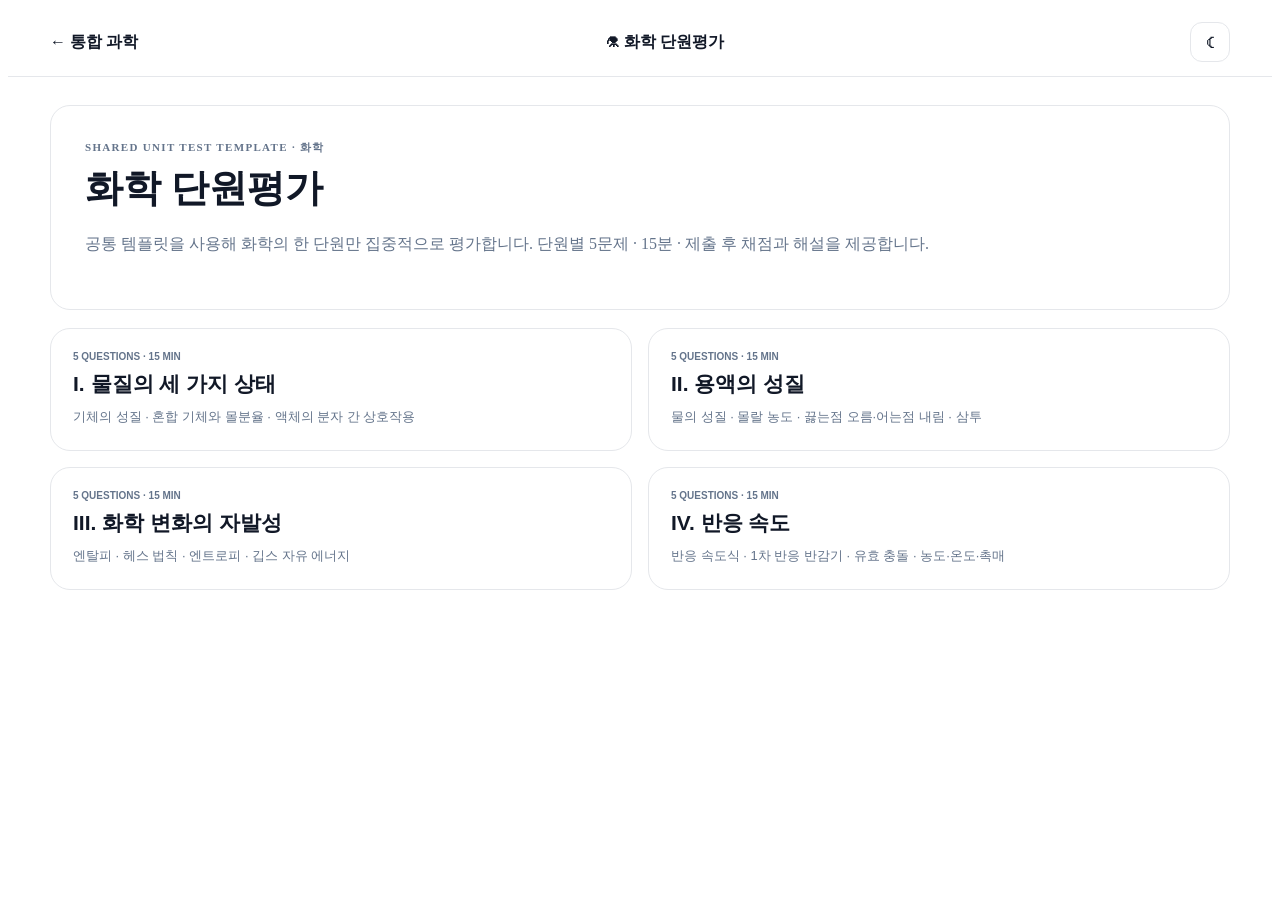
<file: unit_test.html>
<!doctype html>
<html lang="ko">
<head>
  <meta charset="utf-8">
  <meta name="viewport" content="width=device-width,initial-scale=1">
  <title>단원평가 · 통합 과학 정리 노트</title>
  <link rel="stylesheet" href="css/assessment-template.css">
  <script src="js/theme.js"></script>
</head>
<body data-theme-page="assessment">
  <header class="assessment-nav">
    <div class="assessment-nav-inner">
      <a class="assessment-brand" href="index.html">← 통합 과학</a>
      <strong id="assessmentTitle" class="assessment-title">단원평가</strong>
      <button id="sharedThemeToggleBtn" class="shared-theme-btn" aria-label="테마 전환"><span id="sharedThemeIcon">☾</span></button>
    </div>
  </header>
  <main id="unitTestApp"></main>
  <script src="js/unit_test_template.js?v=20260917-03"></script>

  <script>
  (() => {
    'use strict';
    const esc = s => String(s).replace(/[&<>"']/g, c => ({'&':'&amp;','<':'&lt;','>':'&gt;','"':'&quot;',"'":'&#39;'}[c]));
    const C = { blue:'#2563eb', red:'#dc2626', green:'#16a34a', ink:'#0f172a', muted:'#64748b', grid:'#e2e8f0' };

    function defs(){
      return `<defs>
        <pattern id="pGrid" width="28" height="28" patternUnits="userSpaceOnUse"><path d="M28 0H0V28" fill="none" stroke="#e8edf3" stroke-width="1"/></pattern>
        <linearGradient id="pHead" x1="0" y1="0" x2="1" y2="0"><stop offset="0" stop-color="#0f172a"/><stop offset="1" stop-color="#334155"/></linearGradient>
        <filter id="pShadow" x="-20%" y="-20%" width="140%" height="140%"><feDropShadow dx="0" dy="5" stdDeviation="7" flood-color="#0f172a" flood-opacity=".16"/></filter>
        <marker id="pBlue" markerWidth="10" markerHeight="10" refX="9" refY="5" orient="auto"><path d="M0 0L10 5L0 10Z" fill="#2563eb"/></marker>
        <marker id="pRed" markerWidth="10" markerHeight="10" refX="9" refY="5" orient="auto"><path d="M0 0L10 5L0 10Z" fill="#dc2626"/></marker>
        <marker id="pGreen" markerWidth="10" markerHeight="10" refX="9" refY="5" orient="auto"><path d="M0 0L10 5L0 10Z" fill="#16a34a"/></marker>
        <marker id="pGray" markerWidth="10" markerHeight="10" refX="9" refY="5" orient="auto"><path d="M0 0L10 5L0 10Z" fill="#64748b"/></marker>
      </defs>`;
    }

    function shell(title, tag, body, h=360){
      return `<figure class="ut-diagram ut-premium" data-premium="1">
        <svg viewBox="0 0 900 ${h}" role="img" aria-label="${esc(title)} 그림" preserveAspectRatio="xMidYMid meet">
          ${defs()}
          <rect x="1" y="1" width="898" height="${h-2}" rx="20" fill="var(--theme-surface)" stroke="var(--theme-border)" stroke-width="2"/>
          <rect x="2" y="2" width="896" height="58" rx="19" fill="url(#pHead)"/>
          <text x="28" y="22" fill="#cbd5e1" font-size="10" font-weight="800" letter-spacing="2.2">PHYSICS FIGURE · ${esc(tag)}</text>
          <text x="28" y="46" fill="#ffffff" font-size="20" font-weight="850">${esc(title)}</text>
          <rect x="24" y="76" width="852" height="${h-100}" rx="14" fill="url(#pGrid)" stroke="${C.grid}" stroke-width="1"/>
          <g font-family="system-ui,-apple-system,'Segoe UI',sans-serif" font-size="13" fill="${C.ink}">${body}</g>
        </svg>
        <figcaption>문제 조건과 힘·운동 관계를 한눈에 볼 수 있도록 구성한 물리 도식</figcaption>
      </figure>`;
    }

    function arrow(x1,y1,x2,y2,color='blue',w=4){ return `<line x1="${x1}" y1="${y1}" x2="${x2}" y2="${y2}" stroke="${C[color]}" stroke-width="${w}" stroke-linecap="round" marker-end="url(#p${color[0].toUpperCase()+color.slice(1)})"/>`; }
    const circ=(x,y,r,fill='white',stroke=C.muted,sw=2)=>`<circle cx="${x}" cy="${y}" r="${r}" fill="${fill}" stroke="${stroke}" stroke-width="${sw}"/>`;

    function fIncline(){
      return shell('비탈면 + 도르래의 힘의 평형','FORCE BALANCE',`
        <path d="M95 300L330 125L448 300Z" fill="#f1f5f9" stroke="${C.muted}" stroke-width="3"/>
        <path d="M805 300L570 125L452 300Z" fill="#f1f5f9" stroke="${C.muted}" stroke-width="3"/>
        ${circ(450,112,22,'#fff',C.ink,3)}<line x1="450" y1="90" x2="450" y2="134" stroke="${C.muted}" stroke-width="3"/>
        <line x1="298" y1="152" x2="429" y2="113" stroke="${C.blue}" stroke-width="5"/>
        <line x1="471" y1="113" x2="602" y2="152" stroke="${C.green}" stroke-width="5"/>
        <rect x="240" y="172" width="70" height="44" rx="8" transform="rotate(-32 275 194)" fill="#e2e8f0" stroke="${C.ink}" stroke-width="2" filter="url(#pShadow)"/>
        <rect x="590" y="172" width="70" height="44" rx="8" transform="rotate(32 625 194)" fill="#e2e8f0" stroke="${C.ink}" stroke-width="2" filter="url(#pShadow)"/>
        ${arrow(274,194,330,160)}${arrow(626,194,570,160,'green')}
        ${arrow(274,194,243,253,'red')}${arrow(626,194,657,253,'red')}
        <text x="324" y="151" fill="${C.blue}" font-weight="850">T</text><text x="575" y="151" fill="${C.green}" font-weight="850">T</text>
        <text x="205" y="275" fill="${C.red}" font-weight="850">m₁g sinθ₁</text><text x="664" y="275" fill="${C.red}" font-weight="850">m₂g sinθ₂</text>
        <text x="188" y="292" fill="${C.muted}">θ₁</text><text x="701" y="292" fill="${C.muted}">θ₂</text>
        <rect x="360" y="326" width="180" height="24" rx="12" fill="#eef4ff" stroke="#bfdbfe"/><text x="450" y="343" text-anchor="middle" fill="#1d4ed8" font-size="12" font-weight="800">평형: T = m₁g sinθ₁ = m₂g sinθ₂</text>`);
    }

    function fTension(){
      return shell('두 장력의 벡터 평형','TENSION / LAMI',`
        <line x1="110" y1="112" x2="790" y2="112" stroke="${C.ink}" stroke-width="10" stroke-linecap="round"/>
        <line x1="430" y1="112" x2="300" y2="246" stroke="${C.blue}" stroke-width="5" marker-end="url(#pBlue)"/>
        <line x1="470" y1="112" x2="600" y2="246" stroke="${C.green}" stroke-width="5" marker-end="url(#pGreen)"/>
        ${circ(450,278,32,'#e2e8f0',C.ink,3)}
        <line x1="450" y1="310" x2="450" y2="338" stroke="${C.red}" stroke-width="5" marker-end="url(#pRed)"/>
        <path d="M398 115A65 65 0 0 1 352 175" fill="none" stroke="${C.muted}" stroke-width="2"/><text x="355" y="139" fill="${C.muted}">60°</text>
        <path d="M502 115A65 65 0 0 0 548 175" fill="none" stroke="${C.muted}" stroke-width="2"/><text x="526" y="139" fill="${C.muted}">30°</text>
        <text x="270" y="236" fill="${C.blue}" font-weight="850">T_A</text><text x="604" y="236" fill="${C.green}" font-weight="850">T_B</text><text x="460" y="337" fill="${C.red}" font-weight="850">Mg</text>
        <rect x="320" y="323" width="260" height="24" rx="12" fill="#f0fdf4" stroke="#bbf7d0"/><text x="450" y="340" text-anchor="middle" fill="#15803d" font-size="12" font-weight="800">수평 성분이 서로 상쇄 · 연직 성분이 Mg를 지지</text>`);
    }

    function fRod(){
      return shell('받침대 반력과 돌림힘 평형','TORQUE',`
        <line x1="100" y1="180" x2="800" y2="180" stroke="${C.ink}" stroke-width="14" stroke-linecap="round" filter="url(#pShadow)"/>
        <path d="M190 180l-36 62h72z" fill="#dbeafe" stroke="${C.blue}" stroke-width="3"/><path d="M670 180l-36 62h72z" fill="#dcfce7" stroke="${C.green}" stroke-width="3"/>
        ${arrow(190,180,190,120,'blue')}${arrow(670,180,670,120,'green')}${arrow(340,180,340,96,'red')}${arrow(800,180,800,88,'red')}
        <text x="178" y="112" fill="${C.blue}" font-weight="850">R_P</text><text x="678" y="112" fill="${C.green}" font-weight="850">R_Q</text><text x="320" y="88" fill="${C.red}" font-weight="850">Mg</text><text x="802" y="80" fill="${C.red}" font-weight="850">mg</text>
        <text x="174" y="267" fill="${C.muted}" font-weight="800">P</text><text x="662" y="267" fill="${C.muted}" font-weight="800">Q</text>
        <line x1="190" y1="292" x2="670" y2="292" stroke="${C.muted}" stroke-width="2"/><line x1="190" y1="286" x2="190" y2="298" stroke="${C.muted}"/><line x1="670" y1="286" x2="670" y2="298" stroke="${C.muted}"/>
        <text x="430" y="286" text-anchor="middle" fill="${C.muted}" font-size="12">P–Q = 7L/12</text>
        <rect x="270" y="317" width="360" height="25" rx="12" fill="#f8fafc" stroke="#cbd5e1"/><text x="450" y="334" text-anchor="middle" fill="${C.ink}" font-size="12" font-weight="800">ΣFᵧ = 0  ·  Στ = 0  ·  임계조건에서는 한 반력이 0</text>`);
    }

    function fSlopeProjectile(){
      return shell('경사면으로 발사된 물체의 충돌','PROJECTILE',`
        <line x1="105" y1="300" x2="790" y2="300" stroke="${C.muted}" stroke-width="2"/>
        <line x1="110" y1="300" x2="700" y2="125" stroke="${C.ink}" stroke-width="5"/>
        <path d="M145 292Q330 55 590 180" fill="none" stroke="${C.blue}" stroke-width="5"/>
        ${circ(145,292,8,C.blue,C.blue,1)}${circ(590,180,8,C.blue,C.blue,1)}
        ${arrow(145,292,250,232)}
        <path d="M170 290A50 50 0 0 1 222 261" fill="none" stroke="${C.muted}" stroke-width="2"/><text x="204" y="279" fill="${C.muted}">30°</text>
        <text x="252" y="228" fill="${C.blue}" font-weight="850">v₀</text><text x="604" y="179" fill="${C.blue}" font-weight="850">충돌점</text>
        <line x1="590" y1="180" x2="590" y2="300" stroke="${C.muted}" stroke-dasharray="6 6"/><text x="598" y="242" fill="${C.muted}" font-size="12">높이 변화</text>`);
    }

    function fTwoCollision(){
      return shell('두 투사체의 충돌 조건','RELATIVE MOTION',`
        <line x1="125" y1="98" x2="125" y2="305" stroke="${C.ink}" stroke-width="7"/><line x1="125" y1="305" x2="785" y2="305" stroke="${C.ink}" stroke-width="4"/>
        <path d="M133 120Q315 132 478 205" fill="none" stroke="${C.blue}" stroke-width="5"/><path d="M720 300Q602 232 465 190" fill="none" stroke="${C.green}" stroke-width="5"/>
        ${arrow(133,120,205,120)}${arrow(720,300,650,272,'green')}
        ${circ(133,120,9,C.blue,C.blue,1)}${circ(465,190,10,C.red,C.red,1)}
        <text x="107" y="108" fill="${C.blue}" font-weight="850">A</text><text x="728" y="315" fill="${C.green}" font-weight="850">B</text><text x="478" y="182" fill="${C.red}" font-weight="850">동시 충돌</text>
        <line x1="78" y1="120" x2="78" y2="305" stroke="${C.muted}" stroke-width="2"/><text x="58" y="220" fill="${C.muted}" font-size="12">H</text><line x1="465" y1="325" x2="720" y2="325" stroke="${C.muted}" stroke-width="2"/><text x="592" y="345" text-anchor="middle" fill="${C.muted}" font-size="12">수평거리 L</text>`);
    }

    function fEnvelope(){
      return shell('포물선 포락선과 발사각의 경계','ENVELOPE / DISCRIMINANT',`
        <line x1="105" y1="300" x2="800" y2="300" stroke="${C.muted}" stroke-width="2" marker-end="url(#pGray)"/>
        <line x1="105" y1="300" x2="105" y2="105" stroke="${C.muted}" stroke-width="2" marker-end="url(#pGray)"/>
        <path d="M120 300Q340 44 770 300" fill="none" stroke="${C.blue}" stroke-width="5"/>
        <path d="M120 300Q275 90 610 250M120 300Q430 92 745 285" fill="none" stroke="#94a3b8" stroke-width="2"/>
        ${circ(545,142,9,C.red,C.red,1)}<line x1="545" y1="142" x2="545" y2="300" stroke="${C.muted}" stroke-dasharray="6 6"/>
        <text x="558" y="138" fill="${C.red}" font-weight="850">경계 목표점</text><text x="86" y="118" fill="${C.muted}" font-size="12">y</text><text x="780" y="320" fill="${C.muted}" font-size="12">x</text>
        <rect x="245" y="320" width="410" height="25" rx="12" fill="#eef4ff" stroke="#bfdbfe"/><text x="450" y="337" text-anchor="middle" fill="#1d4ed8" font-size="12" font-weight="800">판별식 D = 0 → 가능한 발사각이 하나인 경계</text>`);
    }

    function fConical(){
      return shell('원뿔진자의 장력과 구심력','CONICAL PENDULUM',`
        ${circ(450,100,7,C.ink,C.ink,1)}<line x1="450" y1="100" x2="620" y2="245" stroke="${C.blue}" stroke-width="6"/>
        ${circ(620,245,25,'#e2e8f0',C.ink,3)}
        ${arrow(620,245,620,318,'red')}${arrow(620,245,730,245,'green')}${arrow(620,245,530,170,'blue')}
        <path d="M450 100A55 55 0 0 1 498 146" fill="none" stroke="${C.muted}" stroke-width="2"/><text x="500" y="133" fill="${C.muted}">θ</text>
        <text x="720" y="249" fill="${C.green}" font-weight="850">F_c</text><text x="626" y="334" fill="${C.red}" font-weight="850">mg</text><text x="520" y="165" fill="${C.blue}" font-weight="850">T′</text>
        <circle cx="620" cy="245" r="70" fill="none" stroke="#94a3b8" stroke-dasharray="6 6"/><text x="620" y="335" text-anchor="middle" fill="${C.muted}" font-size="12">수평 원운동</text>`);
    }

    function fSpring(){
      return shell('용수철 단진동의 위치와 에너지','SPRING SHM',`
        <rect x="105" y="145" width="18" height="140" rx="5" fill="#cbd5e1" stroke="${C.ink}" stroke-width="2"/>
        <path d="M123 215q20-55 40 0t40 0t40 0t40 0t40 0" fill="none" stroke="${C.ink}" stroke-width="4"/>
        <rect x="325" y="184" width="92" height="62" rx="10" fill="#e2e8f0" stroke="${C.ink}" stroke-width="3" filter="url(#pShadow)"/>
        <line x1="510" y1="128" x2="510" y2="302" stroke="${C.muted}" stroke-width="2" stroke-dasharray="6 6"/>
        <line x1="510" y1="145" x2="615" y2="145" stroke="${C.blue}" stroke-width="4" marker-end="url(#pBlue)"/><line x1="510" y1="274" x2="562" y2="274" stroke="${C.green}" stroke-width="4" marker-end="url(#pGreen)"/>
        <text x="622" y="149" fill="${C.blue}" font-weight="850">A</text><text x="570" y="278" fill="${C.green}" font-weight="850">x=A/2</text><text x="450" y="315" fill="${C.muted}" font-size="12">평형점</text>
        <rect x="280" y="320" width="340" height="25" rx="12" fill="#f8fafc" stroke="#cbd5e1"/><text x="450" y="337" text-anchor="middle" fill="${C.ink}" font-size="12" font-weight="800">E = K + U = ½kA²  (에너지 보존)</text>`);
    }

    function fPhase(){
      return shell('두 단진동의 위상차와 합성','PHASE / SUPERPOSITION',`
        ${circ(235,205,82,'none',C.muted,2)}${arrow(235,205,315,205)}${arrow(235,205,275,136,'green')}
        <path d="M286 205A52 52 0 0 0 259 158" fill="none" stroke="${C.muted}" stroke-width="2"/><text x="282" y="178" fill="${C.muted}">60°</text>
        <text x="320" y="209" fill="${C.blue}" font-weight="850">A</text><text x="280" y="130" fill="${C.green}" font-weight="850">A</text>
        <line x1="420" y1="138" x2="805" y2="138" stroke="${C.muted}" stroke-width="2"/>
        <path d="M435 250Q490 100 545 250T655 250" fill="none" stroke="${C.blue}" stroke-width="4"/><path d="M435 250Q490 118 545 250T655 250" fill="none" stroke="${C.green}" stroke-width="4"/>
        <text x="448" y="290" fill="${C.muted}" font-size="12">두 진동의 합성 파형</text>
        <rect x="585" y="315" width="190" height="25" rx="12" fill="#eef4ff" stroke="#bfdbfe"/><text x="680" y="332" text-anchor="middle" fill="#1d4ed8" font-size="12" font-weight="800">R = 2A cos(Δφ/2)</text>`);
    }

    function fOrbit(kind){
      if(kind==='ellipse') return shell('타원 궤도의 근지점과 원지점','KEPLER / ANGULAR MOMENTUM',`
        <ellipse cx="450" cy="215" rx="305" ry="105" fill="none" stroke="${C.blue}" stroke-width="5"/>
        ${circ(300,215,8,C.red,C.red,1)}${circ(700,215,8,C.green,C.green,1)}${circ(450,215,11,'#e2e8f0',C.ink,2)}
        <line x1="300" y1="215" x2="450" y2="215" stroke="${C.muted}" stroke-dasharray="6 6"/><line x1="450" y1="215" x2="700" y2="215" stroke="${C.muted}" stroke-dasharray="6 6"/>
        ${arrow(300,215,355,160)}${arrow(700,215,645,264,'green')}
        <text x="248" y="192" fill="${C.red}" font-weight="850">근지점 R</text><text x="700" y="194" fill="${C.green}" font-weight="850">원지점 3R</text><text x="462" y="207" fill="${C.muted}">행성</text><text x="364" y="154" fill="${C.blue}" font-weight="850">v</text><text x="635" y="282" fill="${C.green}" font-weight="850">v/3</text>`);
      if(kind==='kepler3') return shell('궤도 크기와 공전 주기','KEPLER 3RD LAW',`
        ${circ(190,215,28,'#e2e8f0',C.ink,3)}<ellipse cx="560" cy="215" rx="205" ry="88" fill="none" stroke="${C.blue}" stroke-width="5"/>
        <line x1="355" y1="215" x2="765" y2="215" stroke="${C.muted}" stroke-dasharray="6 6"/>
        <circle cx="535" cy="215" r="6" fill="${C.red}"/><text x="140" y="270" fill="${C.muted}" font-size="12">행성 중심</text><text x="450" y="320" fill="#1d4ed8" font-size="14" font-weight="850">T² ∝ a³</text><text x="450" y="342" text-anchor="middle" fill="${C.muted}" font-size="12">장반경 a가 커질수록 주기 T가 증가</text>`);
      if(kind==='escape') return shell('탈출속도와 역학적 에너지','ESCAPE VELOCITY',`
        <circle cx="450" cy="292" r="150" fill="#dbeafe" stroke="${C.ink}" stroke-width="3"/>
        ${circ(450,148,9,C.red,C.red,1)}${arrow(450,148,450,86)}
        <text x="464" y="95" fill="${C.blue}" font-weight="850">vₑ</text><text x="520" y="250" fill="${C.ink}" font-weight="850">M</text><text x="522" y="270" fill="${C.muted}" font-size="12">R</text>
        <path d="M665 138Q760 150 800 112" fill="none" stroke="${C.muted}" stroke-width="2" stroke-dasharray="6 6"/><text x="625" y="98" fill="${C.muted}" font-size="12">무한대: U→0, K→0</text>`);
      return shell('중력장 속 궤도 에너지','ORBITAL ENERGY',`
        <ellipse cx="450" cy="215" rx="300" ry="100" fill="none" stroke="${C.blue}" stroke-width="5"/><circle cx="300" cy="215" r="9" fill="${C.red}"/><circle cx="660" cy="150" r="9" fill="${C.green}"/>
        <rect x="170" y="110" width="160" height="22" rx="11" fill="#fee2e2"/><rect x="570" y="270" width="160" height="22" rx="11" fill="#dcfce7"/>
        <text x="250" y="126" text-anchor="middle" fill="#b91c1c" font-size="12" font-weight="850">속력 큼 · r 작음</text><text x="650" y="286" text-anchor="middle" fill="#15803d" font-size="12" font-weight="850">속력 작음 · r 큼</text><text x="450" y="335" text-anchor="middle" fill="${C.muted}" font-size="12">궤도 전체에서 역학적 에너지 보존</text>`);
    }

    function fSimultaneity(){
      return shell('기차 속 빛 신호와 동시성','SPECIAL RELATIVITY',`
        <rect x="130" y="130" width="640" height="130" rx="18" fill="#f8fafc" stroke="${C.ink}" stroke-width="3"/>
        ${circ(450,195,10,C.blue,C.blue,1)}${arrow(450,195,160,195)}${arrow(450,195,740,195)}
        <text x="424" y="171" fill="${C.blue}" font-weight="850">광원</text><text x="118" y="117" fill="${C.muted}" font-size="12">뒤쪽 벽</text><text x="742" y="117" text-anchor="end" fill="${C.muted}" font-size="12">앞쪽 벽</text>
        <line x1="105" y1="290" x2="790" y2="290" stroke="${C.muted}" stroke-width="2" marker-end="url(#pGray)"/><text x="450" y="326" text-anchor="middle" fill="${C.muted}" font-size="12">우주선 운동 방향 →</text>`);
    }
    function fMuon(){
      return shell('뮤온의 시간 팽창과 지상 검출','TIME DILATION',`
        <line x1="120" y1="300" x2="790" y2="300" stroke="${C.muted}" stroke-width="3"/>
        <path d="M145 270Q440 78 760 270" fill="none" stroke="${C.blue}" stroke-width="5"/>
        ${circ(145,270,9,C.blue,C.blue,1)}${circ(760,270,9,C.red,C.red,1)}
        <text x="122" y="326" fill="${C.muted}" font-size="12">생성</text><text x="747" y="326" fill="${C.muted}" font-size="12">붕괴</text><text x="450" y="118" text-anchor="middle" fill="${C.blue}" font-size="15" font-weight="850">Δt = γΔt₀</text>
        <rect x="305" y="205" width="130" height="24" rx="12" fill="#eef4ff"/><text x="370" y="222" text-anchor="middle" fill="#1d4ed8" font-size="11" font-weight="800">지상 관측 시간</text>`);
    }
    function fLength(){
      return shell('정지계의 고유길이와 이동계의 길이 수축','LENGTH CONTRACTION',`
        <rect x="135" y="138" width="255" height="48" rx="12" fill="#dcfce7" stroke="${C.green}" stroke-width="3"/><rect x="510" y="138" width="185" height="48" rx="12" fill="#dbeafe" stroke="${C.blue}" stroke-width="3"/>
        <text x="262" y="168" text-anchor="middle" fill="#15803d" font-weight="850">L₀  (정지계)</text><text x="602" y="168" text-anchor="middle" fill="#1d4ed8" font-weight="850">L = L₀/γ</text>
        <line x1="135" y1="235" x2="390" y2="235" stroke="${C.green}" stroke-width="3"/><line x1="510" y1="235" x2="695" y2="235" stroke="${C.blue}" stroke-width="3"/><text x="450" y="302" text-anchor="middle" fill="${C.muted}" font-size="12">수축은 운동 방향에서만 나타남</text><text x="450" y="327" text-anchor="middle" fill="${C.muted}" font-size="12">운동 방향 →</text>`);
    }
    function fLightClock(){
      return shell('빛의 왕복 경로와 시간 팽창','LIGHT CLOCK',`
        <rect x="140" y="108" width="250" height="195" rx="18" fill="#f8fafc" stroke="${C.ink}" stroke-width="3"/><line x1="265" y1="135" x2="265" y2="275" stroke="${C.muted}" stroke-width="2"/>
        ${circ(265,150,7,C.blue,C.blue,1)}${circ(265,260,7,C.blue,C.blue,1)}<path d="M265 150L265 260L265 150" fill="none" stroke="${C.blue}" stroke-width="4" marker-end="url(#pBlue)"/>
        <text x="265" y="324" text-anchor="middle" fill="${C.muted}" font-size="12">정지한 시계: 짧은 수직 경로</text>
        <rect x="510" y="108" width="250" height="195" rx="18" fill="#eef4ff" stroke="#93c5fd" stroke-width="3"/><path d="M555 260L635 150L715 260" fill="none" stroke="${C.blue}" stroke-width="4" marker-end="url(#pBlue)"/><text x="635" y="324" text-anchor="middle" fill="#1d4ed8" font-size="12" font-weight="800">이동하는 시계: 더 긴 빛의 경로</text>`);
    }
    function fEquivalence(){
      return shell('가속 우주선과 중력장의 국소적 동등성','EQUIVALENCE PRINCIPLE',`
        <rect x="120" y="120" width="270" height="180" rx="18" fill="#f8fafc" stroke="${C.ink}" stroke-width="3"/><rect x="510" y="120" width="270" height="180" rx="18" fill="#f8fafc" stroke="${C.ink}" stroke-width="3"/>
        <text x="255" y="148" text-anchor="middle" fill="${C.muted}" font-weight="850">가속 우주선</text><text x="645" y="148" text-anchor="middle" fill="${C.muted}" font-weight="850">중력장</text>
        ${arrow(255,168,255,105)}${arrow(255,215,255,280,'red')}${arrow(645,168,645,280,'red')}
        <text x="265" y="105" fill="${C.blue}" font-weight="850">a</text><text x="654" y="277" fill="${C.red}" font-weight="850">g</text>
        <rect x="250" y="312" width="400" height="24" rx="12" fill="#f0fdf4" stroke="#bbf7d0"/><text x="450" y="329" text-anchor="middle" fill="#15803d" font-size="12" font-weight="850">국소적으로는 가속 효과와 중력 효과를 구별하기 어렵다</text>`);
    }
    function fBending(){
      return shell('질량이 큰 천체 주변에서 휘는 빛','GRAVITATIONAL LENSING',`
        <circle cx="450" cy="215" r="82" fill="#e2e8f0" stroke="${C.ink}" stroke-width="3" filter="url(#pShadow)"/><text x="450" y="220" text-anchor="middle" fill="${C.ink}" font-weight="850">질량 M</text>
        <path d="M105 150Q300 158 450 175Q600 190 795 120" fill="none" stroke="${C.blue}" stroke-width="6"/>
        <path d="M105 130Q300 138 450 160" fill="none" stroke="#94a3b8" stroke-width="2"/>
        ${arrow(105,150,190,153)}${arrow(795,120,755,129,'blue')}
        <text x="118" y="124" fill="${C.blue}" font-weight="850">입사 광선</text><text x="660" y="105" fill="${C.blue}" font-weight="850">휘어진 빛</text><text x="450" y="340" text-anchor="middle" fill="${C.muted}" font-size="12">질량에 의해 시공간이 휘어져 빛의 경로가 휘어짐</text>`);
    }
    function fRedshift(){
      return shell('강한 중력장에서 나온 빛의 중력 적색편이','GRAVITATIONAL REDSHIFT',`
        <circle cx="220" cy="230" r="95" fill="#0f172a" stroke="${C.ink}" stroke-width="3"/><circle cx="220" cy="230" r="32" fill="#020617"/><text x="220" y="235" text-anchor="middle" fill="#fff" font-weight="800">강한 중력</text>
        <line x1="300" y1="158" x2="770" y2="158" stroke="${C.red}" stroke-width="5" marker-end="url(#pRed)"/>
        <line x1="320" y1="205" x2="390" y2="205" stroke="${C.red}" stroke-width="5"/><line x1="412" y1="205" x2="500" y2="205" stroke="${C.red}" stroke-width="3"/><line x1="526" y1="205" x2="630" y2="205" stroke="${C.red}" stroke-width="2"/><text x="335" y="143" fill="${C.red}" font-weight="850">방출</text><text x="648" y="143" fill="${C.red}" font-weight="850">관측: 더 긴 파장 λ</text>
        <rect x="365" y="288" width="270" height="25" rx="12" fill="#fff7ed" stroke="#fed7aa"/><text x="500" y="305" text-anchor="middle" fill="#c2410c" font-size="12" font-weight="850">중력 시간 지연 → 주파수 감소</text>`);
    }
    function fCurvature(){
      return shell('시공간 곡률과 물체·빛의 경로','SPACETIME CURVATURE',`
        <path d="M105 125Q180 75 255 125T405 125T555 125T705 125" fill="none" stroke="#94a3b8" stroke-width="3"/>
        <path d="M105 275Q180 225 255 275T405 275T555 275T705 275" fill="none" stroke="#94a3b8" stroke-width="3"/>
        <path d="M180 125L180 275M270 95L270 245M360 125L360 275M450 95L450 245M540 125L540 275M630 95L630 245" fill="none" stroke="#d5dbe3" stroke-width="2"/>
        <circle cx="450" cy="205" r="44" fill="#e2e8f0" stroke="${C.ink}" stroke-width="3" filter="url(#pShadow)"/><text x="450" y="210" text-anchor="middle" fill="${C.ink}" font-weight="850">질량</text>
        <path d="M105 205Q270 160 450 205Q590 248 790 205" fill="none" stroke="${C.blue}" stroke-width="6"/>
        <text x="450" y="340" text-anchor="middle" fill="${C.muted}" font-size="12">곡률이 있는 시공간에서 자유낙하와 빛의 경로가 결정됨</text>`);
    }
    function fClock(){
      return shell('중력 퍼텐셜에 따른 시계의 진행 속도','GRAVITATIONAL TIME DILATION',`
        <circle cx="225" cy="225" r="86" fill="#fee2e2" stroke="#ef4444" stroke-width="3"/><circle cx="675" cy="225" r="86" fill="#dcfce7" stroke="#22c55e" stroke-width="3"/>
        ${circ(225,225,43,'#fff',C.red,3)}${circ(675,225,43,'#fff',C.green,3)}
        <line x1="225" y1="225" x2="225" y2="195" stroke="${C.red}" stroke-width="3"/><line x1="225" y1="225" x2="250" y2="240" stroke="${C.red}" stroke-width="3"/>
        <line x1="675" y1="225" x2="675" y2="188" stroke="${C.green}" stroke-width="3"/><line x1="675" y1="225" x2="710" y2="225" stroke="${C.green}" stroke-width="3"/>
        <text x="225" y="330" text-anchor="middle" fill="#b91c1c" font-weight="850">강한 중력 → 더 느린 시계</text><text x="675" y="330" text-anchor="middle" fill="#15803d" font-weight="850">약한 중력 → 상대적으로 빠른 시계</text>`);
    }

    function make(u,q){
      if(u===1){ if(q===1)return fIncline(); if(q===2)return fTension(); return fRod(); }
      if(u===2){ if(q===1)return fSlopeProjectile(); if(q===2)return fTwoCollision(); return fEnvelope(); }
      if(u===3){ if(q===1||q===5)return fConical(); if(q===2)return fSpring(); return fPhase(); }
      if(u===4){ if(q===1)return fOrbit('ellipse'); if(q===2)return fOrbit('kepler3'); if(q===3)return fOrbit('escape'); return fOrbit('energy'); }
      if(u===5){ if(q===1)return fSimultaneity(); if(q===2)return fMuon(); if(q===3)return fLength(); return fLightClock(); }
      if(u===6){ if(q===1)return fEquivalence(); if(q===2)return fBending(); if(q===3)return fRedshift(); if(q===4)return fCurvature(); return fClock(); }
      return '';
    }

    function addStyle(){
      if(document.getElementById('premiumPhysicsStyle')) return;
      const s=document.createElement('style'); s.id='premiumPhysicsStyle'; s.textContent=`
        .ut-diagram.ut-premium{margin:26px 0 32px;padding:0;border:0;background:transparent;box-shadow:none;overflow:visible}
        .ut-diagram.ut-premium svg{display:block;width:100%;height:auto;min-height:0;max-height:none;border-radius:20px;box-shadow:0 14px 34px rgba(15,23,42,.12)}
        .ut-diagram.ut-premium figcaption{margin-top:8px;text-align:left;padding-left:6px;color:var(--theme-muted);font-size:11px;font-weight:800}
        .ut-diagram.ut-premium text{paint-order:stroke;stroke:transparent}
        html.dark .ut-diagram.ut-premium svg{box-shadow:0 18px 36px rgba(0,0,0,.35)}
        @media(max-width:600px){.ut-diagram.ut-premium{margin:18px 0 26px}.ut-diagram.ut-premium svg{border-radius:15px}.ut-diagram.ut-premium figcaption{font-size:10px}}
      `; document.head.appendChild(s);
    }

    function polish(){
      addStyle();
      const app=document.getElementById('unitTestApp'); if(!app) return;
      const subject=(document.querySelector('.ut-sub')||{}).textContent||''; if(subject.trim()!=='물리학') return;
      const unitText=(document.querySelector('.ut-unit')||{}).textContent||''; const m1=unitText.match(/^(\d+)/); if(!m1) return;
      const qText=(document.querySelector('.ut-num')||{}).textContent||''; const m2=qText.match(/QUESTION\s+(\d+)/i); if(!m2) return;
      const u=Number(m1[1]), q=Number(m2[1]); const figures=app.querySelectorAll('.ut-diagram:not([data-premium])');
      if(!figures.length) return;
      const fresh=make(u,q); if(!fresh) return;
      figures.forEach(el=>el.outerHTML=fresh);
    }
    const mo=new MutationObserver(()=>requestAnimationFrame(polish));
    const boot=()=>{ addStyle(); const app=document.getElementById('unitTestApp'); if(app) mo.observe(app,{childList:true,subtree:true}); requestAnimationFrame(polish); };
    if(document.readyState==='loading') document.addEventListener('DOMContentLoaded',boot); else boot();
  })();
  </script>
</body>
</html>
</file>
<file: css/assessment-template.css>
@import url('./theme.css');

/* Shared assessment layout */
body[data-theme-page="assessment"] .assessment-nav{position:sticky;top:0;z-index:50;background:var(--theme-surface);color:var(--theme-text);border-bottom:1px solid var(--theme-border)}
.assessment-nav-inner{max-width:1180px;margin:0 auto;padding:14px 18px;display:flex;align-items:center;gap:14px}.assessment-brand{color:var(--theme-text);text-decoration:none;font-weight:900}.assessment-title{flex:1;text-align:center;font-weight:950;color:var(--theme-text)}
.ut-wrap{max-width:1180px;margin:auto;padding:28px 18px 70px}.ut-hero,.ut-card,.ut-top,.ut-map,.ut-panel,.ut-result,.ut-review{background:var(--theme-surface);border:1px solid var(--theme-border);color:var(--theme-text);border-radius:20px;transition:background-color .2s ease,color .2s ease,border-color .2s ease}.ut-hero{padding:34px}.ut-kicker{font-size:11px;font-weight:900;letter-spacing:.12em;color:var(--theme-muted)}.ut-hero h1{margin:8px 0;font-size:38px}.ut-hero p{color:var(--theme-muted);line-height:1.8}
.ut-grid{display:grid;grid-template-columns:repeat(2,1fr);gap:16px;margin-top:18px}.ut-card{text-align:left;padding:22px;cursor:pointer;transition:transform .18s,box-shadow .18s}.ut-card:hover{transform:translateY(-3px);box-shadow:0 15px 32px rgba(15,23,42,.08)}.ut-card h2{margin:8px 0;font-size:21px}.ut-card p{margin:0;color:var(--theme-muted);font-size:13px;line-height:1.7}.ut-tag{font-size:10px;font-weight:900;color:var(--theme-muted)}
.ut-top{display:flex;align-items:center;gap:14px;padding:14px 18px;margin-bottom:18px}.ut-sub{font-size:12px;font-weight:900}.ut-unit{flex:1;font-weight:900}.ut-timer{font-size:24px;font-weight:950}.ut-timer.warn{color:#dc2626}.ut-btn{border-radius:10px;padding:9px 14px;font-weight:900;cursor:pointer}.ut-outline{border:1px solid var(--theme-border);background:var(--theme-control);color:var(--theme-control-text)}.ut-primary{background:#111827;border:1px solid #111827;color:#fff}.dark .ut-primary{background:#f8fafc;border-color:#f8fafc;color:#0f172a}.ut-shell{display:grid;grid-template-columns:235px 1fr;gap:18px}.ut-map{height:max-content;padding:18px;position:sticky;top:88px}.ut-map h3{margin:0 0 12px}.ut-qgrid{display:grid;grid-template-columns:repeat(5,1fr);gap:7px}.ut-q{border:1px solid var(--theme-border);background:var(--theme-control);color:var(--theme-control-text);border-radius:9px;padding:8px 0;font-size:11px;font-weight:800;cursor:pointer}.ut-q.current{background:#111827;color:#fff}.dark .ut-q.current{background:#f8fafc;color:#0f172a}.ut-q.done:not(.current){background:#eff6ff;color:#1d4ed8}.dark .ut-q.done:not(.current){background:#172554;color:#bfdbfe}.ut-note{margin-top:14px;font-size:10px;color:var(--theme-muted);line-height:1.7}.ut-panel{padding:32px;min-height:520px}.ut-num{font-size:11px;font-weight:900;color:var(--theme-muted);letter-spacing:.13em}.ut-type{display:inline-block;margin:9px 0;padding:4px 8px;border-radius:999px;background:var(--theme-surface-soft);color:var(--theme-muted);font-size:10px;font-weight:900}.ut-panel h2{font-size:24px;line-height:1.75;margin:10px 0 28px}.ut-choices{display:grid;gap:11px}.ut-choice{display:flex;gap:12px;padding:15px;border:1px solid var(--theme-border);border-radius:12px;background:var(--theme-control);color:var(--theme-control-text);cursor:pointer}.ut-choice.selected{background:#eff6ff;border-color:#2563eb}.dark .ut-choice.selected{background:#172554;border-color:#3b82f6}.ut-key{font-weight:900;min-width:24px}.ut-actions{display:flex;justify-content:space-between;margin-top:30px}.ut-result{padding:40px;text-align:center}.ut-score{font-size:58px;font-weight:950;margin:18px 0}.ut-result p{color:var(--theme-muted)}.ut-review{margin-top:18px;padding:24px}.ut-review-item{padding:14px 0;border-bottom:1px solid var(--theme-border)}.ok{color:#047857;font-weight:900}.bad{color:#b91c1c;font-weight:900}.muted{color:var(--theme-muted);font-size:12px;line-height:1.7}

/* Physics figures: crisp textbook-style presentation */
.ut-diagram{position:relative;isolation:isolate;display:block;margin:14px 0 30px;padding:18px 18px 16px;border:1px solid var(--theme-border);border-radius:18px;background:var(--theme-surface);box-shadow:0 10px 26px rgba(15,23,42,.08);overflow:hidden}.ut-diagram::before{content:"FIGURE";position:absolute;top:9px;right:12px;font-size:8px;font-weight:950;letter-spacing:.16em;color:var(--theme-muted);opacity:.5;pointer-events:none;z-index:2}.ut-diagram::after{content:"";position:absolute;inset:0;pointer-events:none;background:linear-gradient(180deg,rgba(148,163,184,.055),transparent 32%);z-index:0}.ut-diagram svg{position:relative;z-index:1;display:block;width:100%;height:auto;max-height:380px;min-height:190px;color:var(--theme-text);shape-rendering:geometricPrecision;text-rendering:geometricPrecision}.ut-diagram text{font-family:Inter,system-ui,-apple-system,"Segoe UI",sans-serif;paint-order:stroke;stroke:transparent}.ut-diagram .fig-title{font-size:11px;font-weight:900;letter-spacing:.11em;fill:var(--theme-muted);stroke:none}.ut-diagram .label{font-size:13px;font-weight:850;fill:var(--theme-text);stroke:var(--theme-surface);stroke-width:3px}.ut-diagram .measure{font-size:11px;font-weight:750;fill:var(--theme-muted);stroke:var(--theme-surface);stroke-width:3px}.ut-diagram .accent{stroke:#2563eb;fill:none}.ut-diagram .accent2{stroke:#16a34a;fill:none}.ut-diagram .danger{stroke:#dc2626;fill:none}.ut-diagram .soft{stroke:#94a3b8;fill:none}.ut-diagram .guide{stroke:#94a3b8;fill:none;stroke-dasharray:6 6}.ut-diagram .axis{stroke:#64748b;fill:none}.ut-diagram .force{stroke-width:3.5}.ut-diagram .surface{fill:#eef2f7;stroke:#64748b}.ut-diagram .body{fill:#e2e8f0;stroke:#334155;stroke-width:2}.ut-diagram .highlight{fill:#fff;stroke:#2563eb;stroke-width:2}.dark .ut-diagram{box-shadow:0 14px 30px rgba(0,0,0,.28)}.dark .ut-diagram::after{background:linear-gradient(180deg,rgba(96,165,250,.05),transparent 32%)}.dark .ut-diagram .surface{fill:#1e293b;stroke:#94a3b8}.dark .ut-diagram .body{fill:#334155;stroke:#cbd5e1}.dark .ut-diagram .highlight{fill:#0f172a}
@media(max-width:850px){.ut-grid,.ut-shell{grid-template-columns:1fr}.ut-map{position:static}.ut-panel{padding:22px}.ut-top{flex-wrap:wrap}.ut-timer{margin-left:auto}}@media(max-width:600px){.ut-wrap{padding:20px 12px 50px}.ut-hero{padding:24px}.ut-hero h1{font-size:31px}.ut-panel h2{font-size:20px}.assessment-title{text-align:left}.ut-diagram{margin-bottom:24px;padding:14px 10px;border-radius:15px}.ut-diagram svg{max-height:290px;min-height:170px}.ut-diagram .label{font-size:11px}.ut-diagram .measure{font-size:10px}}
</file>
